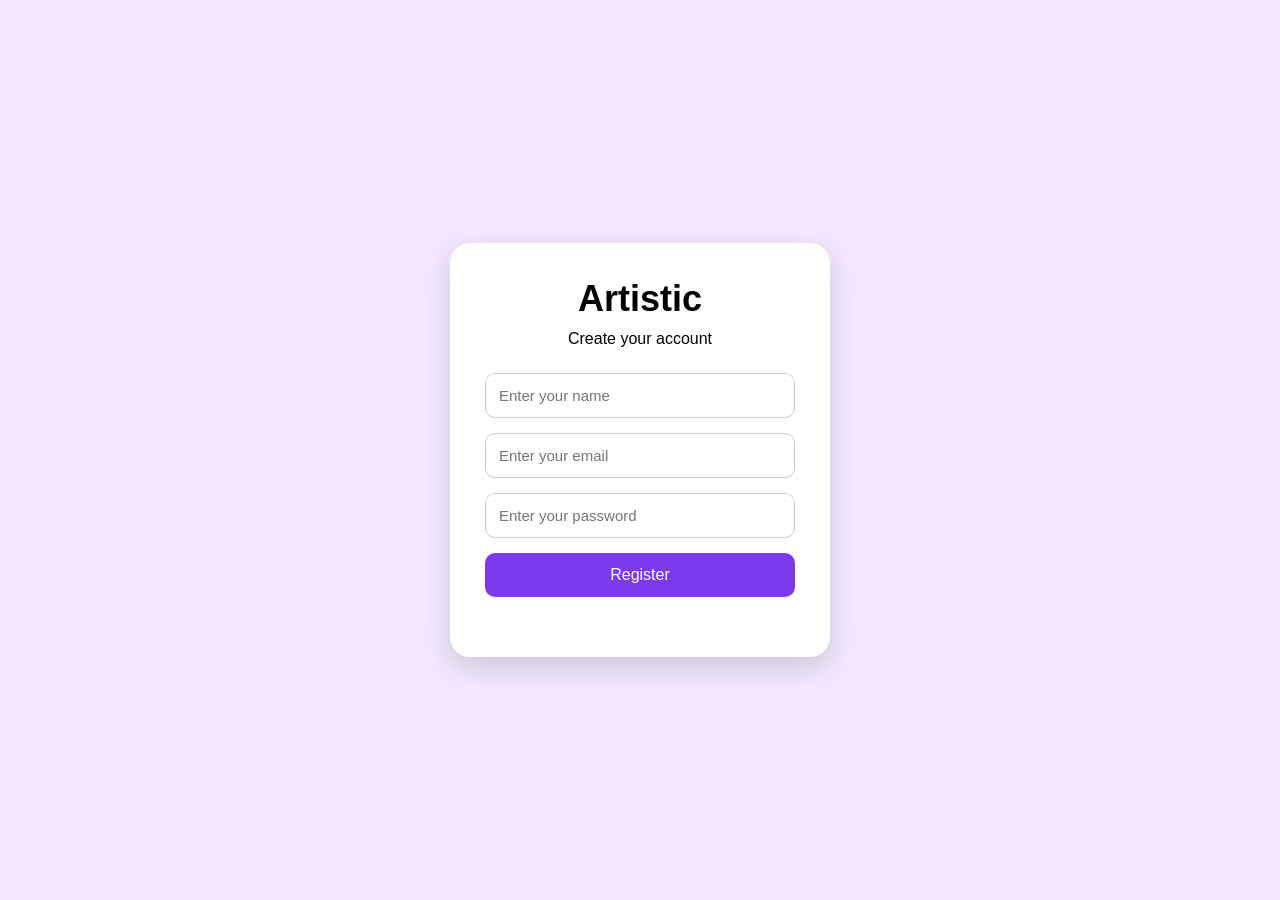
<file: frontend/index.html>
<!DOCTYPE html>
<html lang="en">
<head>
    <meta charset="UTF-8">
    <meta name="viewport" content="width=device-width, initial-scale=1.0">

    <title>Artistic - Register</title>

    <link rel="stylesheet" href="style.css">
</head>

<body>

    <div class="container">

        <h1>Artistic</h1>
        <p>Create your account</p>

        <form id="registerForm">

            <input
                type="text"
                id="name"
                placeholder="Enter your name"
                required
            >

            <input
                type="email"
                id="email"
                placeholder="Enter your email"
                required
            >

            <input
                type="password"
                id="password"
                placeholder="Enter your password"
                required
            >

            <button type="submit">Register</button>

        </form>

        <p id="message"></p>

    </div>

    <script src="script.js"></script>

</body>
</html>
</file>
<file: frontend/style.css>
* {
    box-sizing: border-box;
    margin: 0;
    padding: 0;
}

body {
    font-family: Arial, sans-serif;
    min-height: 100vh;
    display: flex;
    justify-content: center;
    align-items: center;
    background: #f3e8ff;
}

.container {
    width: 380px;
    padding: 35px;
    background: white;
    border-radius: 20px;
    box-shadow: 0 10px 30px rgba(0, 0, 0, 0.15);
    text-align: center;
}

h1 {
    font-size: 36px;
    margin-bottom: 10px;
}

.container p {
    margin-bottom: 25px;
}

form {
    display: flex;
    flex-direction: column;
    gap: 15px;
}

input {
    padding: 13px;
    border: 1px solid #ccc;
    border-radius: 10px;
    font-size: 15px;
}

button {
    padding: 13px;
    border: none;
    border-radius: 10px;
    background: #7c3aed;
    color: white;
    font-size: 16px;
    cursor: pointer;
}

button:hover {
    opacity: 0.9;
}

#message {
    margin-top: 20px;
}
</file>
<file: Artistic/frontend/style.css>
* {
    box-sizing: border-box;
    margin: 0;
    padding: 0;
}

body {
    font-family: Arial, sans-serif;
    min-height: 100vh;
    display: flex;
    justify-content: center;
    align-items: center;
    background: #f3e8ff;
}

.container {
    width: 380px;
    padding: 35px;
    background: white;
    border-radius: 20px;
    box-shadow: 0 10px 30px rgba(0, 0, 0, 0.15);
    text-align: center;
}

h1 {
    font-size: 36px;
    margin-bottom: 10px;
}

.container p {
    margin-bottom: 25px;
}

form {
    display: flex;
    flex-direction: column;
    gap: 15px;
}

input {
    padding: 13px;
    border: 1px solid #ccc;
    border-radius: 10px;
    font-size: 15px;
}

button {
    padding: 13px;
    border: none;
    border-radius: 10px;
    background: #7c3aed;
    color: white;
    font-size: 16px;
    cursor: pointer;
}

button:hover {
    opacity: 0.9;
}

#message {
    margin-top: 20px;
}
</file>
